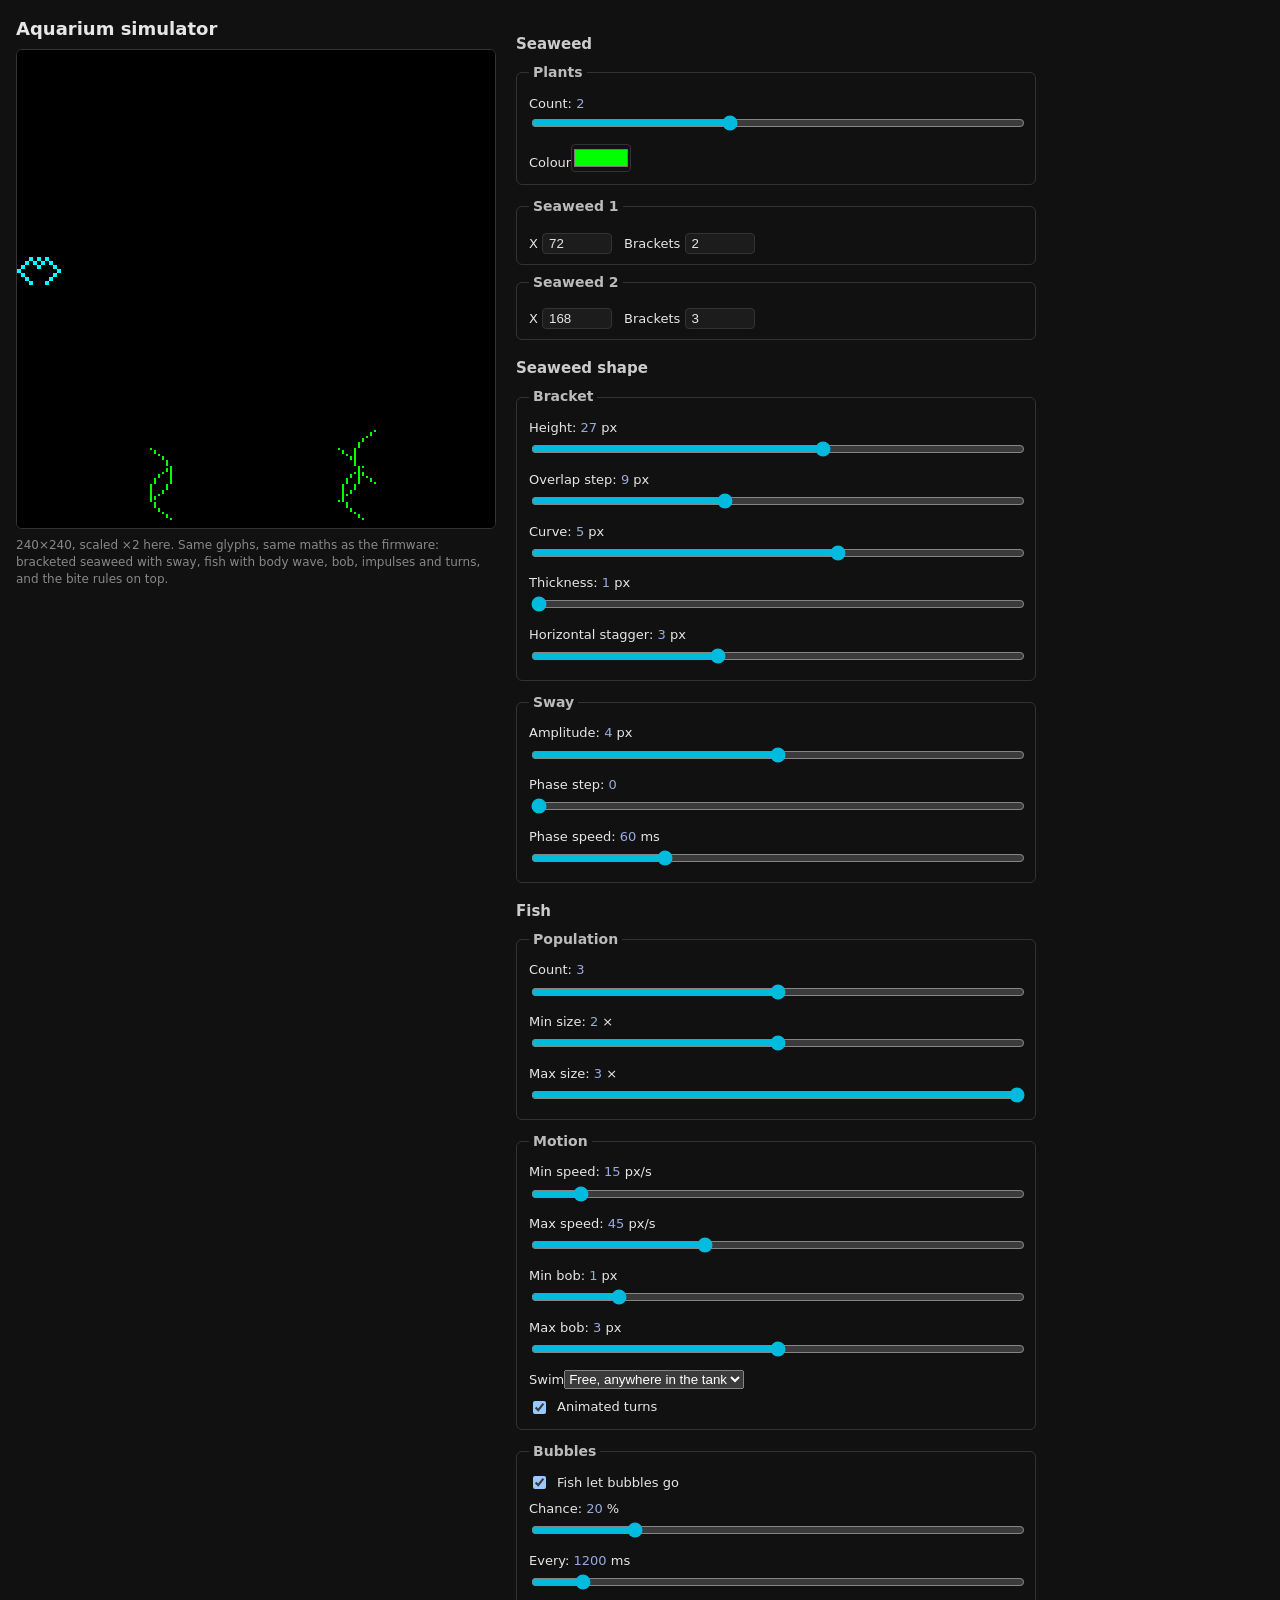
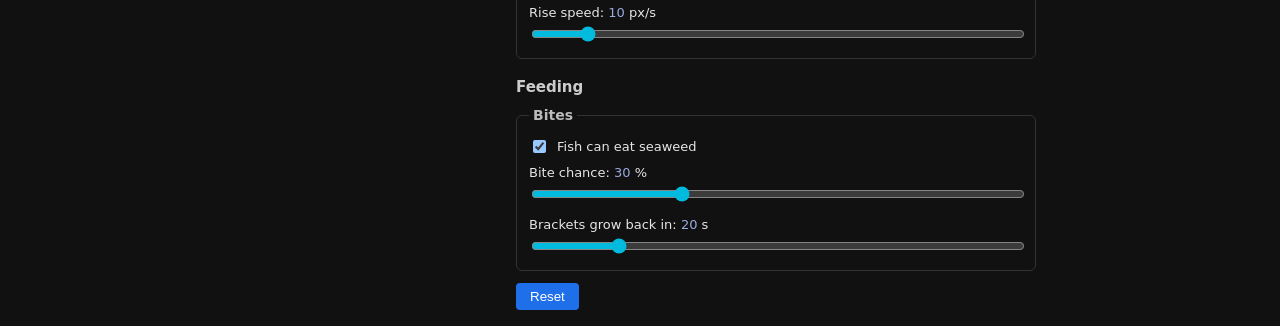
<file: sim/aquarium.html>
<!doctype html>
<html lang="en">
  <head>
    <meta charset="UTF-8" />
    <meta name="viewport" content="width=device-width, initial-scale=1" />
    <title>Aquarium simulator</title>
    <style>
      :root {
        color-scheme: dark;
        --line: #333;
      }
      * {
        box-sizing: border-box;
      }
      body {
        margin: 0;
        padding: 16px;
        background: #111;
        color: #e6e6e6;
        font: 14px/1.4 system-ui, sans-serif;
        display: flex;
        gap: 20px;
        align-items: flex-start;
        flex-wrap: wrap;
      }
      h1 {
        font-size: 18px;
        margin: 0 0 8px;
      }
      .stage {
        position: sticky;
        top: 16px;
        flex: 0 1 480px;
        max-width: 100%;
      }
      canvas {
        display: block;
        width: min(480px, 100%);
        height: auto;
        aspect-ratio: 1;
        image-rendering: pixelated;
        background: #000;
        border: 1px solid var(--line);
        border-radius: 6px;
      }
      /* On a narrow window the panel sits under the canvas, so the canvas must not stick. */
      @media (max-width: 900px) {
        .stage {
          position: static;
        }
      }
      .caption {
        color: #888;
        font-size: 12px;
        margin-top: 8px;
        max-width: 480px;
      }
      .panel {
        flex: 1 1 320px;
        max-width: 520px;
        min-width: 300px;
      }
      fieldset {
        border: 1px solid var(--line);
        border-radius: 6px;
        margin: 0 0 12px;
        padding: 4px 12px 10px;
      }
      h2.section-title {
        font-size: 15px;
        margin: 18px 0 8px;
        color: #ccc;
      }
      fieldset.plant {
        margin-bottom: 8px;
        padding: 2px 12px 8px;
      }
      fieldset.plant .row {
        margin-top: 6px;
      }
      legend {
        font-weight: 600;
        padding: 0 4px;
        color: #bbb;
      }
      label {
        display: block;
        margin: 8px 0 2px;
        font-size: 13px;
      }
      label.switch {
        display: flex;
        align-items: center;
        gap: 8px;
      }
      input[type="range"] {
        width: 100%;
        accent-color: #0bd;
      }
      input[type="number"] {
        width: 70px;
        background: #1c1c1c;
        color: inherit;
        border: 1px solid var(--line);
        border-radius: 4px;
        padding: 2px 6px;
      }
      input[type="color"] {
        width: 60px;
        height: 28px;
        background: none;
        border: 1px solid var(--line);
        border-radius: 4px;
        padding: 0;
      }
      .row {
        display: flex;
        gap: 12px;
        align-items: flex-end;
        flex-wrap: wrap;
      }
      button {
        background: #1f6feb;
        color: #fff;
        border: 0;
        border-radius: 4px;
        padding: 6px 14px;
        cursor: pointer;
      }
      em {
        color: #9ad;
        font-style: normal;
      }
    </style>
  </head>

  <body>
    <div class="stage">
      <h1>Aquarium simulator</h1>
      <canvas id="screen" width="240" height="240"></canvas>
      <p class="caption">
        240×240, scaled ×2 here. Same glyphs, same maths as the firmware: bracketed seaweed with sway,
        fish with body wave, bob, impulses and turns, and the bite rules on top.
      </p>
    </div>

    <div class="panel" id="panel"></div>

    <script>
      // ---------- scene constants (mirror of AquariumManager.cpp) ----------
      const SCREEN_W = 240;
      const SCREEN_H = 240;
      const WATER_TOP = 2;
      const BASE_MARGIN = 4;
      const FRAME_MS = 33;
      const FRAME_SECONDS = FRAME_MS / 1000;

      const GLYPH_W = 5;
      const GLYPH_H = 7;
      const CELL_W = 4;

      const SWAY_STEPS = 64;
      const SINE_FULL = 127;
      const SIN_LUT = [
        0, 12, 25, 37, 49, 60, 71, 81, 90, 98, 106, 112, 117, 122, 125, 126, 127, 126, 125, 122, 117,
        112, 106, 98, 90, 81, 71, 60, 49, 37, 25, 12, 0, -12, -25, -37, -49, -60, -71, -81, -90, -98,
        -106, -112, -117, -122, -125, -126, -127, -126, -125, -122, -117, -112, -106, -98, -90, -81,
        -71, -60, -49, -37, -25, -12,
      ];

      const HEAD_RIGHT = 0;
      const HEAD_LEFT = 1;
      const OPEN = 2;
      const CLOSE = 3;
      const EYE = 4;
      const CURLY_OPEN = 5;
      const CURLY_CLOSE = 6;
      const GLYPHS = [
        [0x10, 0x08, 0x04, 0x02, 0x04, 0x08, 0x10],
        [0x01, 0x02, 0x04, 0x08, 0x04, 0x02, 0x01],
        [0x02, 0x04, 0x08, 0x08, 0x08, 0x04, 0x02],
        [0x08, 0x04, 0x02, 0x02, 0x02, 0x04, 0x08],
        [0x04, 0x0a, 0x04, 0x00, 0x00, 0x00, 0x00],
        [0x02, 0x04, 0x04, 0x08, 0x04, 0x04, 0x02],
        [0x08, 0x04, 0x04, 0x02, 0x04, 0x04, 0x08],
      ];

      const BODY_FRY = [HEAD_RIGHT, HEAD_LEFT, EYE, HEAD_RIGHT];
      const BODY_SHORT = [HEAD_RIGHT, HEAD_LEFT, CLOSE, CLOSE, EYE, HEAD_RIGHT];
      const BODY_LONG = [HEAD_RIGHT, HEAD_LEFT, CLOSE, CLOSE, CLOSE, EYE, HEAD_RIGHT];
      const BODY_BENT = [HEAD_RIGHT, HEAD_LEFT, OPEN, OPEN, EYE, HEAD_RIGHT];
      const BODY_PLAIN = [HEAD_RIGHT, CLOSE, CLOSE, CLOSE, EYE, HEAD_RIGHT];
      const BODY_SHORT_CURLY = [HEAD_RIGHT, HEAD_LEFT, CURLY_CLOSE, CURLY_CLOSE, EYE, HEAD_RIGHT];
      const BODY_LONG_CURLY = [
        HEAD_RIGHT,
        HEAD_LEFT,
        CURLY_CLOSE,
        CURLY_CLOSE,
        CURLY_CLOSE,
        EYE,
        HEAD_RIGHT,
      ];
      const BODY_BENT_CURLY = [HEAD_RIGHT, HEAD_LEFT, CURLY_OPEN, CURLY_OPEN, EYE, HEAD_RIGHT];
      const BODY_PLAIN_CURLY = [HEAD_RIGHT, CURLY_CLOSE, CURLY_CLOSE, CURLY_CLOSE, EYE, HEAD_RIGHT];
      const BODIES = [
        BODY_FRY,
        BODY_SHORT,
        BODY_LONG,
        BODY_BENT,
        BODY_PLAIN,
        BODY_SHORT_CURLY,
        BODY_LONG_CURLY,
        BODY_BENT_CURLY,
        BODY_PLAIN_CURLY,
      ];

      const FISH_WAVE_AMPLITUDE = 1;
      const FISH_WAVE_SLOT_STEP = 8;
      const FISH_WAVE_TRAVEL = 40;
      const FISH_BOB_TRAVEL = 73;
      const FISH_EAT_REACH = 6;
      const FISH_EAT_MS = 700;
      const FISH_DIVE_FACTOR = 1.5;
      const FISH_EAT_MAX_MS = 4000;
      const FISH_ROAM_FACTOR = 0.7;
      const FISH_ROAM_MIN_MS = 1800;
      const FISH_ROAM_MAX_MS = 5500;

      const BUBBLE_MAX = 16;
      const BUBBLE_SIZE = 3;
      const BUBBLE_SWAY = 2;
      const BUBBLE_ROWS = [0x02, 0x05, 0x02];
      const FISH_EAT_COOLDOWN_MS = 9000;
      const FISH_TURN_MS = 260;
      const FISH_TURN_SQUASH = 200;
      const FISH_IMPULSE_MIN_MS = 2500;
      const FISH_IMPULSE_MAX_MS = 8000;
      const FISH_MARGIN = 8;

      const FISH_COLORS = [0xfd20, 0x07ff, 0xffe0, 0xf81f, 0xffff, 0xfa20];

      // ---------- helpers ----------
      function rand(min, max) {
        return min + Math.floor(Math.random() * (max - min + 1));
      }
      function rnd(value) {
        return Math.floor(value + (value >= 0 ? 0.5 : -0.5));
      }
      function rgb565(c) {
        const r = Math.round((((c >> 11) & 0x1f) * 255) / 31);
        const g = Math.round((((c >> 5) & 0x3f) * 255) / 63);
        const b = Math.round(((c & 0x1f) * 255) / 31);
        return "rgb(" + r + "," + g + "," + b + ")";
      }

      // ---------- configuration ----------
      const cfg = {
        arc_height: 27,
        arc_offset: 9,
        arc_bulge: 5,
        arc_stroke: 1,
        stagger: 3,
        sway_max: 4,
        sway_phase_step: 0,
        sway_step_ms: 60,
        color: 0x07e0,
        fish_count: 3,
        fish_scale_min: 2,
        fish_scale_max: 3,
        fish_speed_min: 15,
        fish_speed_max: 45,
        fish_bob_min: 1,
        fish_bob_max: 3,
        fish_turn_anim: true,
        fish_swim: "free",
        bubbles: true,
        bubble_chance: 20,
        bubble_rise: 10,
        bubble_every_ms: 1200,
        weed_grow_s: 20,
        weed_eat: true,
        fish_eat_chance: 30,
        weeds: [
          { x: 72, brackets: 2 },
          { x: 168, brackets: 3 },
        ],
      };

      // ---------- runtime state ----------
      const canvas = document.getElementById("screen");
      const ctx = canvas.getContext("2d");

      let now = 0;
      let arcOffsets = [];
      let canvasW = 0;
      let canvasH = 0;
      let band = 0;
      let fish = [];
      let eaten = [];
      let regrowAt = [];
      let lastSwim = cfg.fish_swim;
      let respawnAll = false;
      let bubbles = [];
      for (let i = 0; i < BUBBLE_MAX; i++) {
        bubbles.push({ active: false, y: 0, axisX: 0, phase: 0 });
      }

      function weedHeight(brackets) {
        return (brackets - 1) * cfg.arc_offset + cfg.arc_height;
      }

      function rebuildArcShape() {
        const span = cfg.arc_height - 1;
        const denom = Math.max(1, span * span);
        arcOffsets = [];
        for (let row = 0; row < cfg.arc_height; row++) {
          const num = 4 * cfg.arc_bulge * row * (span - row);
          const lean = Math.round(num / denom);
          arcOffsets.push(cfg.arc_bulge - 2 * lean);
        }
      }

      function computeCanvas() {
        canvasW = 2 * (cfg.arc_bulge + cfg.sway_max + cfg.stagger) + cfg.arc_stroke + 2;
        canvasH = cfg.arc_height;
        for (const weed of cfg.weeds) {
          canvasH = Math.max(canvasH, weedHeight(weed.brackets));
        }
      }

      function makeFish() {
        return {
          x: 0,
          y: 0,
          vx: 0,
          baseY: 0,
          color: 0,
          body: BODY_SHORT,
          glyphCount: BODY_SHORT.length,
          scale: 2,
          bobAmp: 1,
          bobPhase: 0,
          waveOffset: 0,
          nextEventMs: 0,
          turnEndMs: 0,
          turnPending: 0,
          eatStartMs: 0,
          eatEndMs: 0,
          nextEatMs: 0,
          eatWeed: -1,
          eatTargetY: 0,
          wanderY: 0,
          nextWanderMs: 0,
          nextBubbleMs: 0,
        };
      }

      function spriteWidth(f) {
        return ((f.glyphCount - 1) * CELL_W + GLYPH_W) * f.scale;
      }

      function spawnFish(f, index) {
        const scaleLow = Math.min(cfg.fish_scale_min, cfg.fish_scale_max);
        const scaleHigh = Math.max(cfg.fish_scale_min, cfg.fish_scale_max);
        const speedLow = Math.min(cfg.fish_speed_min, cfg.fish_speed_max);
        const speedHigh = Math.max(cfg.fish_speed_min, cfg.fish_speed_max);
        const bobLow = Math.min(cfg.fish_bob_min, cfg.fish_bob_max);
        const bobHigh = Math.max(cfg.fish_bob_min, cfg.fish_bob_max);

        f.scale = rand(scaleLow, scaleHigh);
        f.body = BODIES[rand(0, BODIES.length - 1)];
        f.glyphCount = f.body.length;
        f.color = FISH_COLORS[rand(0, FISH_COLORS.length - 1)];

        const width = spriteWidth(f);
        const height = GLYPH_H * f.scale;

        const speed = rand(speedLow, speedHigh);
        const perFrame = speed * FRAME_SECONDS;
        const swimsRight = rand(0, 1) === 0;
        f.vx = swimsRight ? perFrame : -perFrame;
        f.x = swimsRight ? -(width + FISH_MARGIN + rand(0, 24)) : SCREEN_W + FISH_MARGIN + rand(0, 24);

        const wavePad = FISH_WAVE_AMPLITUDE * 2 * f.scale;
        const maxBase = WATER_TOP + band - height - wavePad - 1;
        const room = maxBase > WATER_TOP ? maxBase - WATER_TOP : 0;

        let baseY;
        if (cfg.fish_swim === "lanes") {
          const lane = cfg.fish_count > 0 ? Math.floor(band / cfg.fish_count) : band;
          const laneTop = WATER_TOP + index * lane;
          const slack = lane > height ? lane - height : 0;
          baseY = laneTop + rand(0, slack);
        } else {
          baseY = WATER_TOP + rand(0, room);
        }
        if (baseY > maxBase) baseY = Math.max(maxBase, WATER_TOP);
        if (baseY < WATER_TOP) baseY = WATER_TOP;

        f.baseY = baseY;
        f.eatTargetY = baseY;
        f.wanderY = baseY;
        f.nextWanderMs = now + rand(FISH_ROAM_MIN_MS, FISH_ROAM_MAX_MS);
        f.nextBubbleMs = now + rand(0, cfg.bubble_every_ms);
        f.y = baseY;
        f.bobAmp = rand(bobLow, bobHigh);
        f.bobPhase = rand(0, SWAY_STEPS - 1);
        f.waveOffset = rand(0, SWAY_STEPS - 1);
        f.nextEventMs = now + rand(FISH_IMPULSE_MIN_MS, FISH_IMPULSE_MAX_MS);
        f.turnEndMs = 0;
        f.turnPending = 0;
        f.eatStartMs = 0;
        f.eatEndMs = 0;
        f.nextEatMs = 0;
        f.eatWeed = -1;
      }

      // ---------- scene ----------
      function layoutFish() {
        rebuildArcShape();
        computeCanvas();
        band = SCREEN_H - BASE_MARGIN - canvasH - WATER_TOP;

        const previous = fish.length;
        fish = fish.slice(0, cfg.fish_count);
        while (fish.length < cfg.fish_count) {
          const f = makeFish();
          fish.push(f);
        }
        if (band < GLYPH_H) return;

        // Switching between lanes and free swimming re-deals the fish, so each mode starts from its own
        // placement instead of keeping the depths of the other one.
        if (respawnAll) {
          respawnAll = false;
          for (let i = 0; i < fish.length; i++) spawnFish(fish[i], i);
          return;
        }

        for (let i = 0; i < fish.length; i++) {
          if (i >= previous) {
            spawnFish(fish[i], i);
            continue;
          }
          const height = GLYPH_H * fish[i].scale;
          const wavePad = FISH_WAVE_AMPLITUDE * 2 * fish[i].scale;
          const maxBase = WATER_TOP + band - height - wavePad - 1;
          if (fish[i].baseY > maxBase) fish[i].baseY = Math.max(maxBase, WATER_TOP);
        }
      }

      function resetBites() {
        eaten = cfg.weeds.map(() => 0);
        regrowAt = cfg.weeds.map(() => 0);
        for (const f of fish) {
          f.eatWeed = -1;
          f.eatStartMs = 0;
          f.eatEndMs = 0;
        }
      }

      function applyConfig() {
        if (cfg.arc_offset >= cfg.arc_height) cfg.arc_offset = cfg.arc_height - 1;
        if (cfg.arc_offset < 2) cfg.arc_offset = 2;
        if (cfg.fish_scale_min > cfg.fish_scale_max) cfg.fish_scale_max = cfg.fish_scale_min;
        if (cfg.fish_speed_min > cfg.fish_speed_max) cfg.fish_speed_max = cfg.fish_speed_min;
        if (cfg.fish_bob_min > cfg.fish_bob_max) cfg.fish_bob_max = cfg.fish_bob_min;

        if (cfg.weeds.length !== eaten.length) resetBites();
        if (!cfg.weed_eat) resetBites();
        if (cfg.fish_swim !== lastSwim) {
          lastSwim = cfg.fish_swim;
          respawnAll = true;
        }
        layoutFish();
      }

      function regrowWeeds() {
        for (let i = 0; i < cfg.weeds.length; i++) {
          if (eaten[i] === 0 || now - regrowAt[i] < 0) continue;
          eaten[i] -= 1;
          regrowAt[i] = now + cfg.weed_grow_s * 1000;
        }
      }

      function drawArc(baseY, direction, shift) {
        const centerX = Math.floor(canvasW / 2) + shift;
        for (let row = 0; row < cfg.arc_height; row++) {
          const y = SCREEN_H - BASE_MARGIN - canvasH + baseY + row;
          if (y < 0 || y >= SCREEN_H) continue;
          const topX = centerX + direction * arcOffsets[row];
          ctx.fillStyle = rgb565(cfg.color);
          ctx.fillRect(left + topX, y, cfg.arc_stroke, 1);
        }
      }

      let left = 0;

      function renderWeed(weed, levels, phase) {
        left = weed.x - Math.floor(canvasW / 2);
        const height = weedHeight(levels);
        const plantTopY = canvasH - height;
        const swaySpan = levels > 1 ? levels - 1 : 1;

        for (let level = 0; level < levels; level++) {
          const amplitude = Math.floor((cfg.sway_max * level) / swaySpan);
          const wave = SIN_LUT[(phase + level * cfg.sway_phase_step) & (SWAY_STEPS - 1)];
          const sway = Math.floor((amplitude * wave) / SINE_FULL);
          const lateral = level === 0 ? 0 : level % 2 === 1 ? -cfg.stagger : cfg.stagger;
          const direction = level % 2 === 0 ? 1 : -1;
          const baseY = plantTopY + (levels - 1 - level) * cfg.arc_offset;
          drawArc(baseY, direction, sway + lateral);
        }
      }

      function applyImpulse(f) {
        const low = Math.min(cfg.fish_speed_min, cfg.fish_speed_max);
        const high = Math.max(cfg.fish_speed_min, cfg.fish_speed_max);

        if (rand(0, 1) === 0) {
          if (cfg.fish_turn_anim) {
            f.turnEndMs = now + FISH_TURN_MS;
            f.turnPending = 1;
          } else {
            f.vx = -f.vx;
          }
        }

        const perFrame = rand(low, high) * FRAME_SECONDS;
        f.vx = f.vx < 0 ? -perFrame : perFrame;
        f.nextEventMs = now + rand(FISH_IMPULSE_MIN_MS, FISH_IMPULSE_MAX_MS);
      }

      function finishBite(f) {
        const index = f.eatWeed;
        if (cfg.weed_eat && index >= 0 && index < cfg.weeds.length) {
          if (eaten[index] === 0) {
            eaten[index] = 1;
            regrowAt[index] = now + cfg.weed_grow_s * 1000;
          }
        }
        f.eatEndMs = 0;
        f.eatWeed = -1;
      }

      function tryStartEating(f) {
        if (cfg.weeds.length === 0 || !cfg.weed_eat || cfg.weed_grow_s === 0) return;

        let tallest = 0;
        for (const weed of cfg.weeds) tallest = Math.max(tallest, weed.brackets);

        if (cfg.fish_swim === "lanes") {
          const laneCount = Math.max(1, cfg.fish_count);
          const laneHeight = Math.floor(band / laneCount);
          if (f.baseY + 0.5 < WATER_TOP + (laneCount - 1) * laneHeight) return;
        } else if (f.baseY + 0.5 < WATER_TOP + band / 2) {
          return;
        }

        const scale = f.scale;
        const headOffset =
          f.vx > 0
            ? (f.glyphCount - 1) * CELL_W * scale + Math.floor((GLYPH_W * scale) / 2)
            : Math.floor((GLYPH_W * scale) / 2);
        const headX = f.x + headOffset;

        for (let i = 0; i < cfg.weeds.length; i++) {
          const weed = cfg.weeds[i];
          if (weed.brackets !== tallest || eaten[i] !== 0) continue;
          if (fish.some((other) => other !== f && other.eatWeed === i)) continue;

          const plantTop = SCREEN_H - BASE_MARGIN - weedHeight(weed.brackets);
          if (Math.abs(headX - weed.x) > FISH_EAT_REACH) continue;

          if (rand(0, 99) >= cfg.fish_eat_chance) {
            f.nextEatMs = now + 1500;
            return;
          }

          f.eatTargetY = plantTop - GLYPH_H * f.scale;
          f.eatStartMs = now;
          f.eatEndMs = 0;
          f.nextEatMs = now + FISH_EAT_COOLDOWN_MS;
          f.eatWeed = i;
          return;
        }
      }

      function renderFish(f, index) {
        const width = spriteWidth(f);

        if (cfg.bubbles && now - f.nextBubbleMs >= 0) {
          f.nextBubbleMs = now + cfg.bubble_every_ms;
          if (rand(0, 99) < cfg.bubble_chance) {
            const bubble = bubbles.find((b) => !b.active);
            if (bubble) {
              bubble.active = true;
              bubble.y = Math.round(f.y) - BUBBLE_SIZE;
              bubble.axisX = Math.round(f.x + width / 2);
              bubble.phase = rand(0, SWAY_STEPS - 1);
            }
          }
        }

        if (f.eatWeed >= 0) {
          const delta = f.eatTargetY - f.baseY;
          const step = Math.abs(f.vx) * FISH_DIVE_FACTOR;
          if (Math.abs(delta) <= step) {
            f.baseY = f.eatTargetY;
            if (f.eatEndMs === 0) f.eatEndMs = now + FISH_EAT_MS;
          } else {
            f.baseY += delta > 0 ? step : -step;
          }

          const arrived = f.eatEndMs !== 0;
          if ((arrived && now - f.eatEndMs >= 0) || (!arrived && now - f.eatStartMs >= FISH_EAT_MAX_MS)) {
            finishBite(f);
          }
        } else {
          if (now - f.nextEventMs >= 0) applyImpulse(f);
          if (now - f.nextEatMs >= 0) tryStartEating(f);
        }

        const nibbling = f.eatWeed >= 0;
        const height = GLYPH_H * f.scale;

        const waveAmp = FISH_WAVE_AMPLITUDE * f.scale;

        if (!nibbling) {
          f.x += f.vx;

          if (cfg.fish_swim === "free") {
            const maxBase = WATER_TOP + band - height - 2 * waveAmp - 1;
            if (now - f.nextWanderMs >= 0) {
              const room = maxBase > WATER_TOP ? maxBase - WATER_TOP : 0;
              f.wanderY = WATER_TOP + rand(0, room);
              f.nextWanderMs = now + rand(FISH_ROAM_MIN_MS, FISH_ROAM_MAX_MS);
            }

            const step = Math.abs(f.vx) * FISH_ROAM_FACTOR;
            const drift = f.wanderY - f.baseY;
            if (Math.abs(drift) <= step) f.baseY = f.wanderY;
            else f.baseY += drift > 0 ? step : -step;
          }
        }

        if (
          (f.vx > 0 && f.x > SCREEN_W + FISH_MARGIN) ||
          (f.vx < 0 && f.x + width < -FISH_MARGIN)
        ) {
          spawnFish(f, index);
          return;
        }

        const bobIndex =
          ((nibbling ? Math.floor(now / 15) : Math.floor((rnd(f.x) * SWAY_STEPS) / FISH_BOB_TRAVEL)) +
            f.bobPhase) &
          (SWAY_STEPS - 1);
        const bob = Math.floor((SIN_LUT[bobIndex] * f.bobAmp) / SINE_FULL);

        let targetY = rnd(f.baseY) + bob;
        const maxY = WATER_TOP + band - height - 2 * waveAmp;
        if (targetY > maxY) targetY = Math.max(maxY, WATER_TOP);
        if (targetY < WATER_TOP) targetY = WATER_TOP;
        f.y = targetY;

        const drawX = rnd(f.x);
        const drawY = targetY;

        let squash = 1000;
        if (f.turnEndMs !== 0) {
          const remaining = f.turnEndMs - now;
          if (remaining <= 0) {
            f.turnEndMs = 0;
            f.turnPending = 0;
          } else {
            const elapsed = FISH_TURN_MS - remaining;
            const half = FISH_TURN_MS / 2;
            if (elapsed >= half && f.turnPending !== 0) {
              f.vx = -f.vx;
              f.turnPending = 0;
            }
            const phase = elapsed < half ? half - elapsed : elapsed - half;
            squash = FISH_TURN_SQUASH + Math.floor(((1000 - FISH_TURN_SQUASH) * phase * 2) / FISH_TURN_MS);
          }
        }

        const facingRight = f.vx > 0;
        const squashedWidth = Math.floor((width * squash) / 1000);
        const originX = drawX + Math.floor((width - squashedWidth) / 2);
        const originY = drawY - waveAmp;

        const cellW = Math.max(1, Math.floor((CELL_W * f.scale * squash) / 1000));
        const blockW = Math.max(1, Math.floor((f.scale * squash) / 1000));

        const wavePhase =
          ((nibbling ? Math.floor(now / 12) : Math.floor((rnd(f.x) * SWAY_STEPS) / FISH_WAVE_TRAVEL)) +
            f.waveOffset) &
          (SWAY_STEPS - 1);

        ctx.fillStyle = rgb565(f.color);

        for (let slot = 0; slot < f.glyphCount; slot++) {
          const glyph = facingRight ? f.body[slot] : f.body[f.glyphCount - 1 - slot];

          let shift = 0;
          if (waveAmp > 0) {
            const i = (wavePhase + f.waveOffset - slot * FISH_WAVE_SLOT_STEP) & (SWAY_STEPS - 1);
            shift = Math.floor((SIN_LUT[i] * waveAmp) / SINE_FULL);
          }

          const cellX = originX + slot * cellW;

          for (let row = 0; row < GLYPH_H; row++) {
            const bits = GLYPHS[glyph][row];
            if (bits === 0) continue;

            for (let col = 0; col < GLYPH_W; col++) {
              if (((bits >> (GLYPH_W - 1 - col)) & 1) === 0) continue;

              const blockX = cellX + Math.floor(((facingRight ? col : GLYPH_W - 1 - col) * f.scale * squash) / 1000);
              const blockY = originY + row * f.scale + shift;
              ctx.fillRect(blockX, blockY, blockW, f.scale);
            }
          }
        }
      }

      function updateBubbles() {
        if (!cfg.bubbles) {
          for (const bubble of bubbles) bubble.active = false;
          return;
        }

        const rise = cfg.bubble_rise * FRAME_SECONDS;
        ctx.fillStyle = "#fff";

        for (const bubble of bubbles) {
          if (!bubble.active) continue;

          bubble.y -= rise;
          bubble.phase = (bubble.phase + 1) & (SWAY_STEPS - 1);
          if (bubble.y < WATER_TOP) {
            bubble.active = false;
            continue;
          }

          const sway = Math.floor((SIN_LUT[bubble.phase] * BUBBLE_SWAY) / SINE_FULL);
          const x = bubble.axisX + sway;
          const y = Math.round(bubble.y);

          for (let row = 0; row < BUBBLE_SIZE; row++) {
            for (let col = 0; col < BUBBLE_SIZE; col++) {
              if (BUBBLE_ROWS[row] & (0x04 >> col)) ctx.fillRect(x + col, y + row, 1, 1);
            }
          }
        }
      }

      function step() {
        now += FRAME_MS;

        ctx.fillStyle = "#000";
        ctx.fillRect(0, 0, SCREEN_W, SCREEN_H);

        regrowWeeds();
        updateBubbles();

        const phase = Math.floor(now / cfg.sway_step_ms) % SWAY_STEPS;
        for (let i = 0; i < cfg.weeds.length; i++) {
          const levels = Math.max(1, cfg.weeds[i].brackets - eaten[i]);
          renderWeed(cfg.weeds[i], levels, phase);
        }

        if (band >= GLYPH_H) {
          for (let i = 0; i < fish.length; i++) renderFish(fish[i], i);
        }
      }

      // ---------- controls (same grouping as the device panel) ----------
      const panel = document.getElementById("panel");

      function section(title) {
        const heading = document.createElement("h2");
        heading.className = "section-title";
        heading.textContent = title;
        panel.append(heading);
      }

      function card(title) {
        const box = document.createElement("fieldset");
        if (title) {
          const legend = document.createElement("legend");
          legend.textContent = title;
          box.append(legend);
        }
        panel.append(box);
        return box;
      }

      function slider(parent, key, title, min, max, unit) {
        const label = document.createElement("label");
        label.innerHTML = title + ': <em class="v"></em>' + (unit ? " " + unit : "");
        const value = label.querySelector(".v");
        const input = document.createElement("input");
        input.type = "range";
        input.min = min;
        input.max = max;
        input.value = cfg[key];

        const show = () => {
          value.textContent = cfg[key];
        };
        input.addEventListener("input", () => {
          cfg[key] = Number(input.value);
          show();
          applyConfig();
        });
        show();

        parent.append(label, input);
        return {
          sync() {
            input.value = cfg[key];
            show();
          },
        };
      }

      function select(parent, key, title, options) {
        const label = document.createElement("label");
        label.textContent = title;
        const el = document.createElement("select");
        for (const [value, text] of options) {
          const option = document.createElement("option");
          option.value = value;
          option.textContent = text;
          el.append(option);
        }
        el.value = cfg[key];
        el.addEventListener("change", () => {
          cfg[key] = el.value;
          applyConfig();
        });
        label.append(el);
        parent.append(label);
      }

      function toggle(parent, key, title) {
        const label = document.createElement("label");
        label.className = "switch";
        const input = document.createElement("input");
        input.type = "checkbox";
        input.checked = cfg[key];
        input.addEventListener("change", () => {
          cfg[key] = input.checked;
          applyConfig();
        });
        label.append(input, document.createTextNode(title));
        parent.append(label);
        return {
          sync() {
            input.checked = cfg[key];
          },
        };
      }

      function colourToHex(c) {
        const r = Math.round((((c >> 11) & 0x1f) * 255) / 31);
        const g = Math.round((((c >> 5) & 0x3f) * 255) / 63);
        const b = Math.round(((c & 0x1f) * 255) / 31);
        const hex = (v) => v.toString(16).padStart(2, "0");
        return "#" + hex(r) + hex(g) + hex(b);
      }

      // --- Seaweed: how many plants, their colour, and one card per plant ---
      section("Seaweed");
      const plantsCard = card("Plants");

      const countLabel = document.createElement("label");
      countLabel.innerHTML = 'Count: <em id="weed-count"></em>';
      const countInput = document.createElement("input");
      countInput.type = "range";
      countInput.min = 0;
      countInput.max = 5;
      countInput.value = cfg.weeds.length;
      countInput.addEventListener("input", () => setWeedCount(Number(countInput.value)));
      countLabel.append(countInput);
      plantsCard.append(countLabel);

      const colorLabel = document.createElement("label");
      colorLabel.textContent = "Colour";
      const colorInput = document.createElement("input");
      colorInput.type = "color";
      colorInput.value = colourToHex(cfg.color);
      colorInput.addEventListener("input", () => {
        const hex = colorInput.value.replace("#", "");
        const r = parseInt(hex.slice(0, 2), 16);
        const g = parseInt(hex.slice(2, 4), 16);
        const b = parseInt(hex.slice(4, 6), 16);
        cfg.color =
          ((Math.round((r * 31) / 255) & 0x1f) << 11) |
          ((Math.round((g * 63) / 255) & 0x3f) << 5) |
          (Math.round((b * 31) / 255) & 0x1f);
        applyConfig();
      });
      colorLabel.append(colorInput);
      plantsCard.append(colorLabel);

      const plantCards = document.createElement("div");
      panel.append(plantCards);

      function setWeedCount(count) {
        const defaults = [
          { x: 72, brackets: 2 },
          { x: 168, brackets: 3 },
          { x: 120, brackets: 2 },
          { x: 48, brackets: 1 },
          { x: 192, brackets: 1 },
        ];
        cfg.weeds = defaults.slice(0, count).map((w) => ({ ...w }));
        document.getElementById("weed-count").textContent = cfg.weeds.length;
        countInput.value = cfg.weeds.length;
        resetBites();
        renderPlants();
        applyConfig();
      }

      function numberField(parent, caption, value, min, max, onChange) {
        const label = document.createElement("label");
        label.textContent = caption;
        const input = document.createElement("input");
        input.type = "number";
        input.min = min;
        input.max = max;
        input.value = value;
        input.addEventListener("input", () => onChange(input));
        label.append(input);
        parent.append(label);
        return input;
      }

      function renderPlants() {
        plantCards.innerHTML = "";
        cfg.weeds.forEach((weed, index) => {
          const box = document.createElement("fieldset");
          box.className = "plant";
          const legend = document.createElement("legend");
          legend.textContent = "Seaweed " + (index + 1);
          box.append(legend);

          const row = document.createElement("div");
          row.className = "row";
          numberField(row, "X ", weed.x, 0, SCREEN_W - 1, (input) => {
            weed.x = Math.min(SCREEN_W - 1, Math.max(0, Number(input.value) || 0));
            applyConfig();
          });
          numberField(row, "Brackets ", weed.brackets, 1, 4, (input) => {
            weed.brackets = Math.min(4, Math.max(1, Number(input.value) || 1));
            applyConfig();
          });

          box.append(row);
          plantCards.append(box);
        });
      }

      // --- Seaweed shape ---
      section("Seaweed shape");

      const bracketCard = card("Bracket");
      slider(bracketCard, "arc_height", "Height", 8, 40, "px");
      slider(bracketCard, "arc_offset", "Overlap step", 2, 20, "px");
      slider(bracketCard, "arc_bulge", "Curve", 0, 8, "px");
      slider(bracketCard, "arc_stroke", "Thickness", 1, 3, "px");
      slider(bracketCard, "stagger", "Horizontal stagger", 0, 8, "px");

      const swayCard = card("Sway");
      slider(swayCard, "sway_max", "Amplitude", 0, 8, "px");
      slider(swayCard, "sway_phase_step", "Phase step", 0, 32, "");
      slider(swayCard, "sway_step_ms", "Phase speed", 10, 200, "ms");

      // --- Fish ---
      section("Fish");

      const populationCard = card("Population");
      slider(populationCard, "fish_count", "Count", 0, 6, "");
      slider(populationCard, "fish_scale_min", "Min size", 1, 3, "\u00d7");
      slider(populationCard, "fish_scale_max", "Max size", 1, 3, "\u00d7");

      const motionCard = card("Motion");
      slider(motionCard, "fish_speed_min", "Min speed", 5, 120, "px/s");
      slider(motionCard, "fish_speed_max", "Max speed", 5, 120, "px/s");
      slider(motionCard, "fish_bob_min", "Min bob", 0, 6, "px");
      slider(motionCard, "fish_bob_max", "Max bob", 0, 6, "px");
      select(motionCard, "fish_swim", "Swim", [
        ["free", "Free, anywhere in the tank"],
        ["lanes", "Lanes, one per fish"],
      ]);
      toggle(motionCard, "fish_turn_anim", "Animated turns");

      const bubblesCard = card("Bubbles");
      toggle(bubblesCard, "bubbles", "Fish let bubbles go");
      slider(bubblesCard, "bubble_chance", "Chance", 0, 100, "%");
      slider(bubblesCard, "bubble_every_ms", "Every", 300, 10000, "ms");
      slider(bubblesCard, "bubble_rise", "Rise speed", 2, 80, "px/s");

      // --- Feeding ---
      section("Feeding");

      const bitesCard = card("Bites");
      toggle(bitesCard, "weed_eat", "Fish can eat seaweed");
      slider(bitesCard, "fish_eat_chance", "Bite chance", 0, 100, "%");
      slider(bitesCard, "weed_grow_s", "Brackets grow back in", 0, 120, "s");

      const reset = document.createElement("button");
      reset.textContent = "Reset";
      reset.addEventListener("click", () => {
        location.reload();
      });
      panel.append(reset);

      document.getElementById("weed-count").textContent = cfg.weeds.length;
      renderPlants();

      // ---------- go ----------
      resetBites();
      applyConfig();
      setInterval(step, FRAME_MS);
    </script>
  </body>
</html>
</file>
